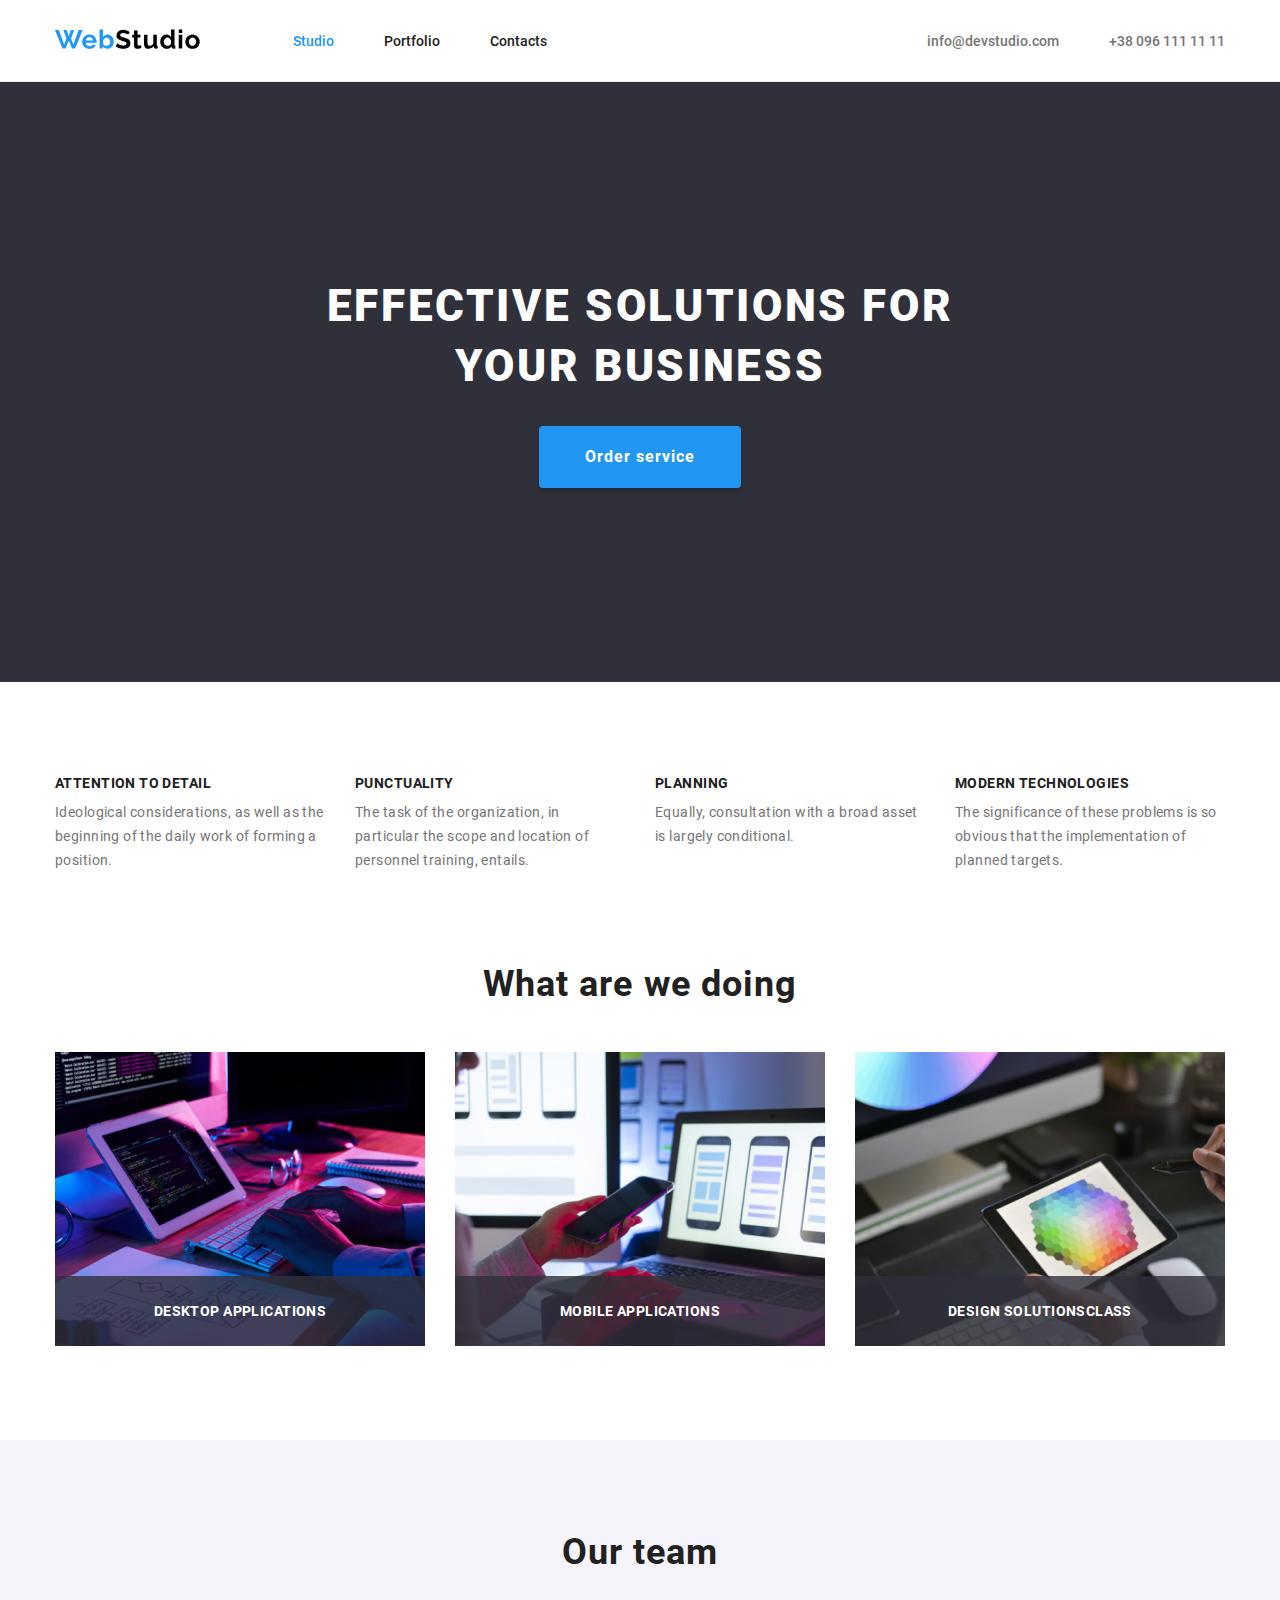
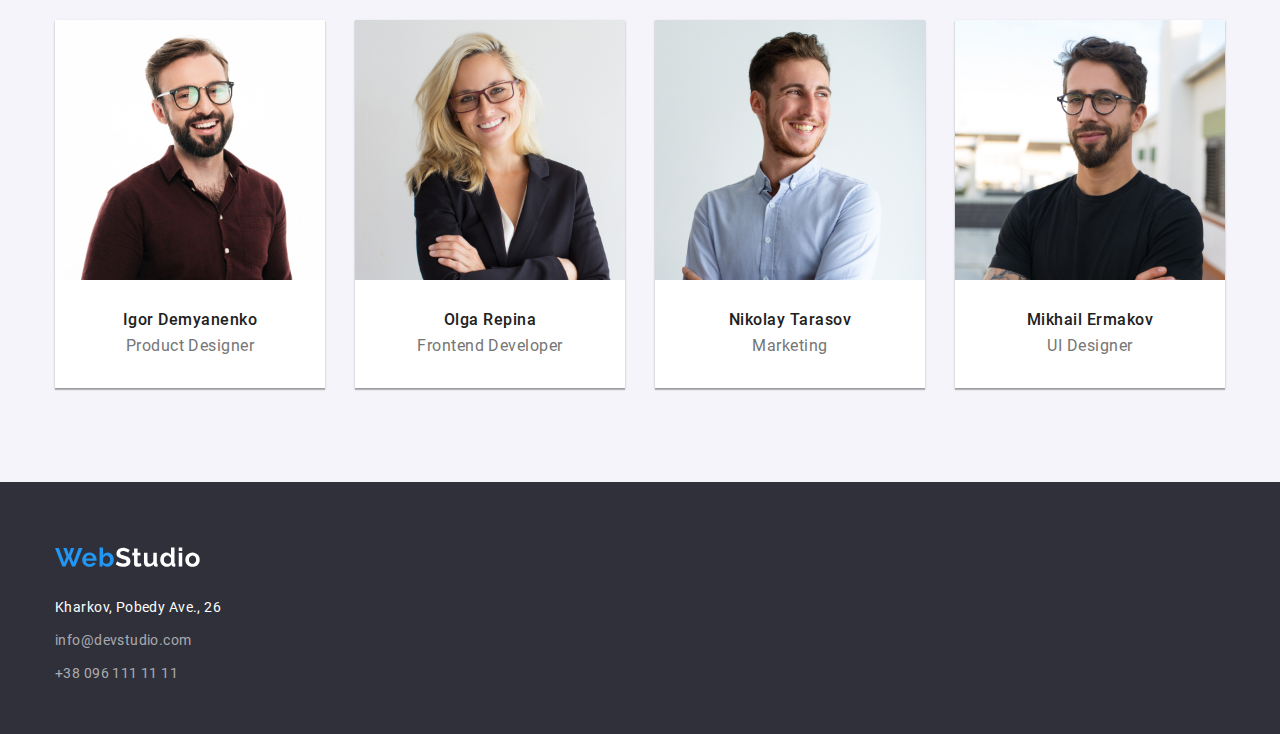
<file: index.html>
<!DOCTYPE html>
<html lang="en">
    <head>
        <meta charset="UTF-8">
        <meta name="viewport" content="width=device-width, initial-scale=1.0">
        <link rel="stylesheet" href="css/style.css">
        <title>Web Studio</title>
    </head>
    <body>
        <header class="header">
            <div class="container header-container">
                <a class="header-logo" href="#">
                    <img src="img/webstudio-logo-dark.svg" alt="Dark logo"
                        width="145"
                        height="31">
                </a>
                <ul class="header-menu">
                    <li class="header-menu-item">
                        <a class="active" href="#">Studio</a>
                    </li>
                    <li class="header-menu-item">
                        <a
                            href="portfolio.html">Portfolio</a>
                    </li>
                    <li class="header-menu-item">
                        <a href="#footer">Contacts</a>
                    </li>
                </ul>
                <ul class="header-menu-right">
                    <li class="header-menu-right-item">
                        <a
                            href="mailto:info@devstudio.com">info@devstudio.com</a>
                    </li>
                    <li class="header-menu-right-item">
                        <a href="tel:+380961111111">+38 096 111 11 11</a>
                    </li>
                </ul>
            </div>
        </header>
        <main>
            <section class="hero">
                <div class="container hero-container">
                    <h1 class="hero-title">
                        Effective solutions for your business
                    </h1>
                    <a class="hero-button" href="#">Order service</a>
                </div>
            </section>
            <section class="about">
                <div class="container">
                    <div class="about-cards">
                        <div class="about-card">
                            <h3 class="about-title">Attention to detail</h3>
                            <p class="about-description">Ideological
                                considerations, as well as the
                                beginning of the daily work of forming a
                                position.
                            </p>
                        </div>
                        <div class="about-card">
                            <h3 class="about-title">Punctuality</h3>
                            <p class="about-description">The task of the
                                organization, in particular the
                                scope and location of personnel training,
                                entails.
                            </p>
                        </div>
                        <div class="about-card">
                            <h3 class="about-title">Planning</h3>
                            <p class="about-description">Equally, consultation
                                with a broad asset is
                                largely conditional.
                            </p>
                        </div>
                        <div class="about-card">
                            <h3 class="about-title">Modern technologies</h3>
                            <p class="about-description">The significance of
                                these problems is so obvious that the
                                implementation of planned targets.
                            </p>
                        </div>
                    </div>
                </div>
            </section>
            <section class="we-doing">
                <div class="container">
                    <h2 class="we-doing-title">What are we doing</h2>
                    <div class="we-doing-cards">
                        <div class="we-doing-card">
                            <img src="img/img-1.jpg" alt="image" width="370"
                                height="294">
                            <h3 class="we-doing-card-title">Desktop
                                applications</h3>
                        </div>
                        <div class="we-doing-card">
                            <img src="img/img-2.jpg" alt="image" width="370"
                                height="294">
                            <h3 class="we-doing-card-title">Mobile
                                applications</h3>
                        </div>
                        <div class="we-doing-card">
                            <img src="img/img-3.jpg" alt="image" width="370"
                                height="294">
                            <h3 class="we-doing-card-title">Design
                                solutionsclass</h3>
                        </div>
                    </div>
                </div>
            </section>
            <section class="our-team">
                <div class="container">
                    <h2 class="our-team-title">Our team</h2>
                    <div class="our-team-cards">
                        <div class="our-team-card">
                            <img src="img/ourteam-1.jpg"
                                alt="team" width="270" height="260">
                            <p class="our-team-name">Igor Demyanenko</p>
                            <p class="our-team-position">Product Designer</p>
                        </div>
                        <div class="our-team-card">
                            <img src="img/ourteam-2.jpg"
                                alt="team" width="270" height="260">
                            <p class="our-team-name">Olga Repina</p>
                            <p class="our-team-position">Frontend Developer</p>
                        </div>
                        <div class="our-team-card">
                            <img src="img/ourteam-3.jpg"
                                alt="team" width="270" height="260">
                            <p class="our-team-name">Nikolay Tarasov</p>
                            <p class="our-team-position">Marketing</p>
                        </div>
                        <div class="our-team-card">
                            <img src="img/ourteam-4.jpg"
                                alt="team" width="270" height="260">
                            <p class="our-team-name">Mikhail Ermakov</p>
                            <p class="our-team-position">UI Designer</p>
                        </div>
                    </div>
                </div>
            </section>
        </main>
        <footer class="footer" id="footer">
            <div class="container">
                <a class="footer-logo" href="#">
                    <img src="img/webstudio-logo-white.svg" alt=" White logo"
                        width="145"
                        height="31">
                </a>
                <nav class="footer-menu">
                    <p class="footer-menu-address">Kharkov, Pobedy Ave., 26</p>
                    <a class="footer-menu-item"
                        href="mailto:info@devstudio.com">info@devstudio.com</a>
                    <a class="footer-menu-item" href="tel:+380961111111">+38 096
                        111 11 11</a>
                </nav>
            </div>
        </footer>
    </body>
</html>
</file>
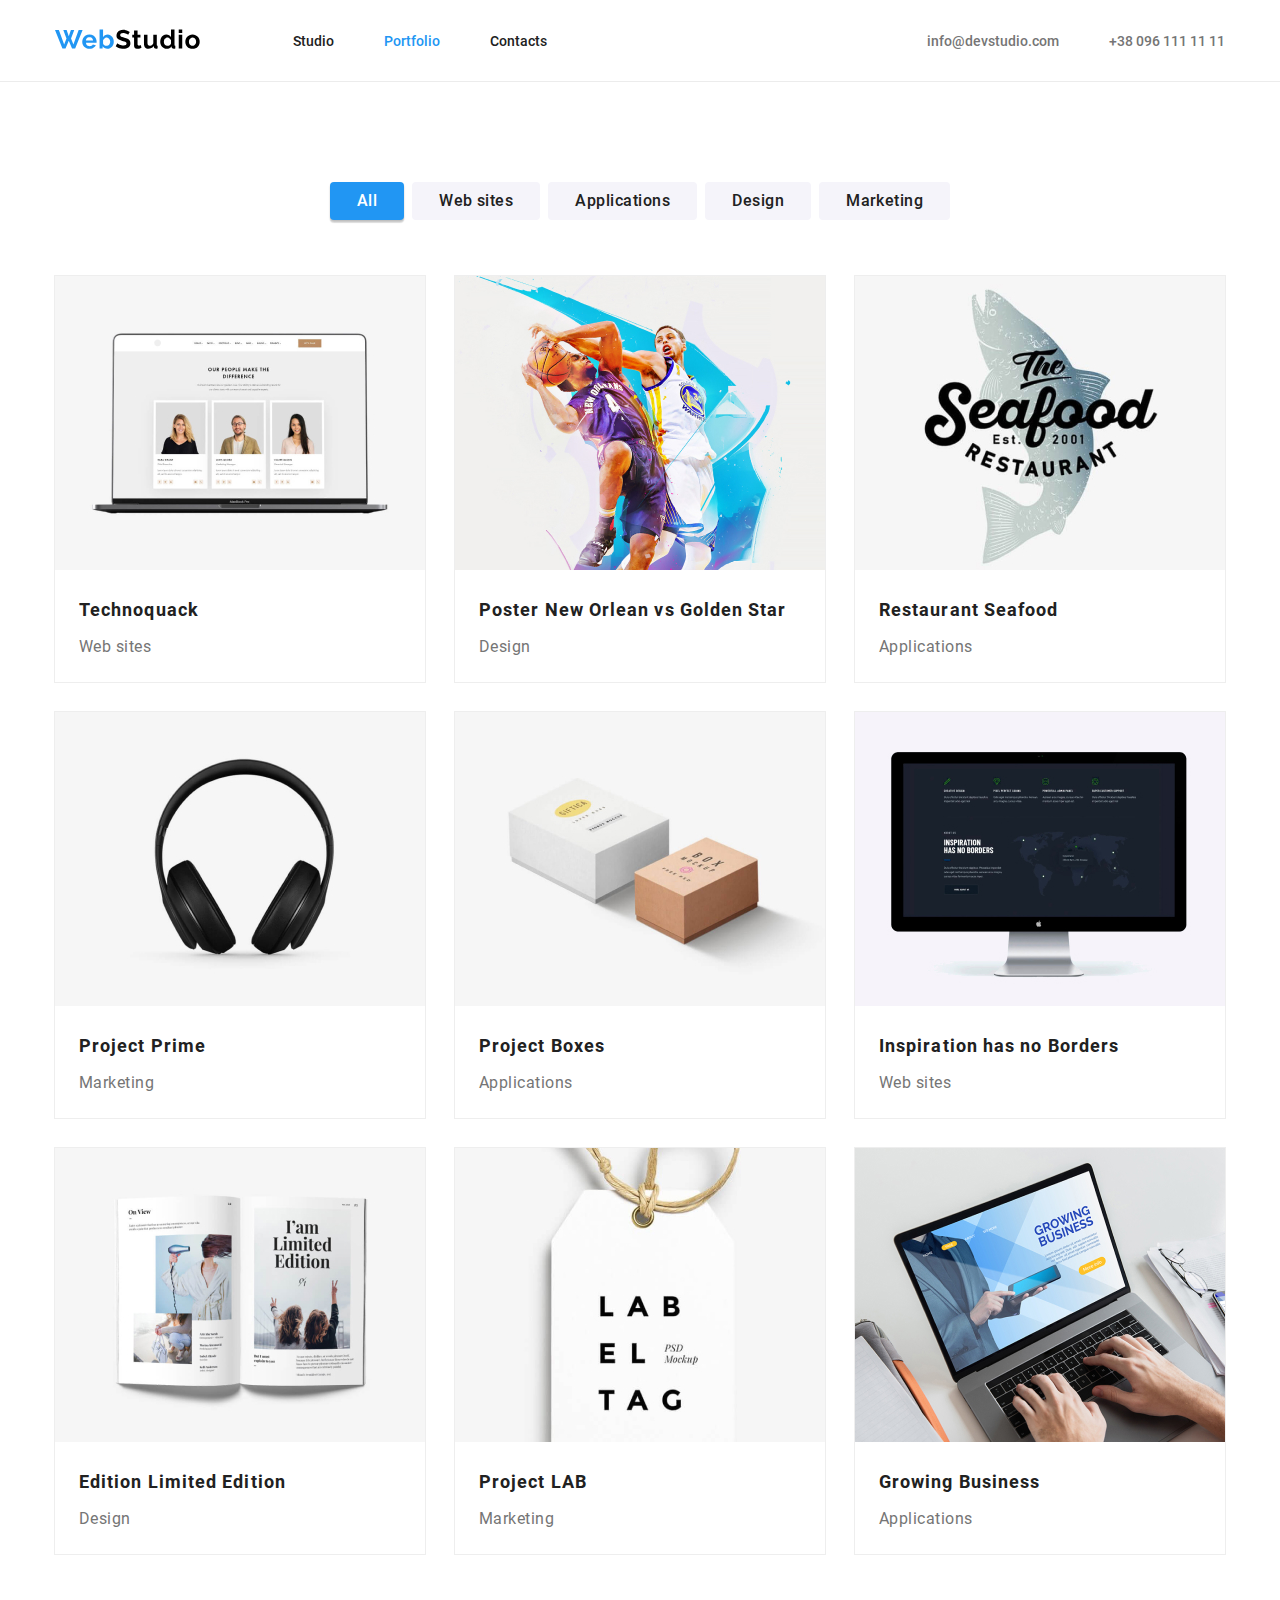
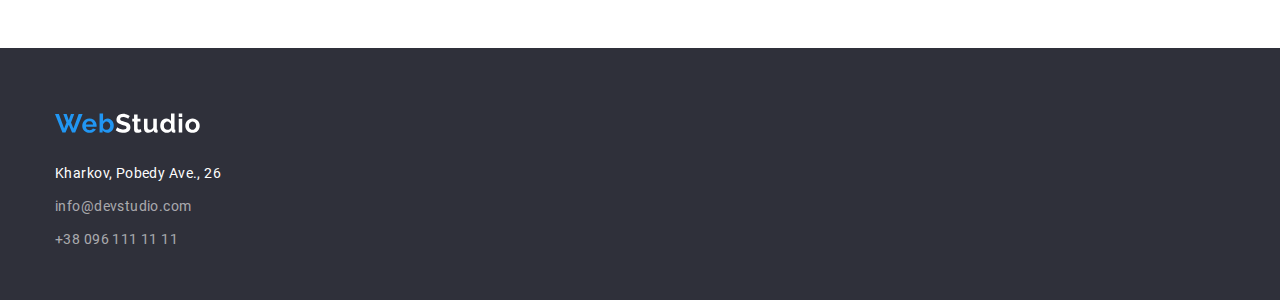
<file: portfolio.html>
<!DOCTYPE html>
<html lang="en">
    <head>
        <meta charset="UTF-8">
        <meta name="viewport" content="width=device-width, initial-scale=1.0">
        <link rel="stylesheet" href="css/style.css">
        <title>Portfolio</title>
    </head>
    <body>
        <header class="header">
            <div class="container header-container">
                <a class="header-logo" href="#">
                    <img src="img/webstudio-logo-dark.svg" alt="Dark logo"
                        width="145"
                        height="31">
                </a>
                <ul class="header-menu">
                    <li class="header-menu-item">
                        <a
                            href="index.html">Studio</a>
                    </li>
                    <li class="header-menu-item">
                        <a class="active" href="#">Portfolio</a>
                    </li>
                    <li class="header-menu-item">
                        <a href="#footer">Contacts</a>
                    </li>
                </ul>
                <ul class="header-menu-right">
                    <li class="header-menu-right-item">
                        <a
                            href="mailto:info@devstudio.com">info@devstudio.com</a>
                    </li>
                    <li class="header-menu-right-item">
                        <a href="tel:+380961111111">+38 096 111 11 11</a>
                    </li>
                </ul>
            </div>
        </header>
        <main>
            <aside class="links">
                <div class="container link-container">
                    <a class="link-button active" href="#">All</a>
                    <a class="link-button" href="#">Web sites</a>
                    <a class="link-button" href="#">Applications</a>
                    <a class="link-button" href="#">Design</a>
                    <a class="link-button" href="#">Marketing</a>
                </div>
            </aside>
            <aside class="page">
                <div class="container">
                    <div class="page-cards">
                        <div class="page-card">
                            <div class="page-card-img">
                                <p class="page-card-hover">
                                    The resource offers comprehensive offers
                                    with
                                    different levels of functionality and
                                    services.
                                    All this will allow the visitor to obtain
                                    useful
                                    information about the company or individual.
                                </p>
                                <img src="img/card-1.jpg"
                                    alt="image"
                                    width="370"
                                    height="294">
                            </div>
                            <p class="page-project">Technoquack</p>
                            <p class="page-service">Web sites</p>
                        </div>
                        <div class="page-card">
                            <div class="page-card-img">
                                <p class="page-card-hover">
                                    The resource offers comprehensive offers
                                    with
                                    different levels of functionality and
                                    services.
                                    All this will allow the visitor to obtain
                                    useful
                                    information about the company or individual.
                                </p>
                                <img src="img/card-2.jpg" alt="image"
                                    width="370"
                                    height="294">
                            </div>
                            <p class="page-project">Poster New Orlean vs Golden
                                Star</p>
                            <p class="page-service">Design</p>
                        </div>
                        <div class="page-card">
                            <div class="page-card-img">
                                <p class="page-card-hover">
                                    The resource offers comprehensive offers
                                    with
                                    different levels of functionality and
                                    services.
                                    All this will allow the visitor to obtain
                                    useful
                                    information about the company or individual.
                                </p>
                                <img src="img/card-3.jpg" alt="image"
                                    width="370"
                                    height="294">
                            </div>
                            <p class="page-project">Restaurant Seafood</p>
                            <p class="page-service">Applications</p>
                        </div>
                        <div class="page-card">
                            <div class="page-card-img">
                                <p class="page-card-hover">
                                    The resource offers comprehensive offers
                                    with
                                    different levels of functionality and
                                    services.
                                    All this will allow the visitor to obtain
                                    useful
                                    information about the company or individual.
                                </p>
                                <img src="img/card-4.jpg" alt="image"
                                    width="370"
                                    height="294">
                            </div>
                            <p class="page-project">Project Prime</p>
                            <p class="page-service">Marketing</p>
                        </div>
                        <div class="page-card">
                            <div class="page-card-img">
                                <p class="page-card-hover">
                                    The resource offers comprehensive offers
                                    with
                                    different levels of functionality and
                                    services.
                                    All this will allow the visitor to obtain
                                    useful
                                    information about the company or individual.
                                </p>
                                <img src="img/card-5.jpg" alt="image"
                                    width="370"
                                    height="294">
                            </div>
                            <p class="page-project">Project Boxes</p>
                            <p class="page-service">Applications</p>
                        </div>
                        <div class="page-card">
                            <div class="page-card-img">
                                <p class="page-card-hover">
                                    The resource offers comprehensive offers
                                    with
                                    different levels of functionality and
                                    services.
                                    All this will allow the visitor to obtain
                                    useful
                                    information about the company or individual.
                                </p>
                                <img src="img/card-6.jpg" alt="image"
                                    width="370"
                                    height="294">
                            </div>
                            <p class="page-project">Inspiration has no
                                Borders</p>
                            <p class="page-service">Web sites</p>
                        </div>
                        <div class="page-card">
                            <div class="page-card-img">
                                <p class="page-card-hover">
                                    The resource offers comprehensive offers
                                    with
                                    different levels of functionality and
                                    services.
                                    All this will allow the visitor to obtain
                                    useful
                                    information about the company or individual.
                                </p>
                                <img src="img/card-7.jpg" alt="image"
                                    width="370"
                                    height="294">
                            </div>
                            <p class="page-project">Edition Limited Edition</p>
                            <p class="page-service">Design</p>
                        </div>
                        <div class="page-card">
                            <div class="page-card-img">
                                <p class="page-card-hover">
                                    The resource offers comprehensive offers
                                    with
                                    different levels of functionality and
                                    services.
                                    All this will allow the visitor to obtain
                                    useful
                                    information about the company or individual.
                                </p>
                                <img src="img/card-8.jpg" alt="image"
                                    width="370"
                                    height="294">
                            </div>
                            <p class="page-project">Project LAB</p>
                            <p class="page-service">Marketing</p>
                        </div>
                        <div class="page-card">
                            <div class="page-card-img">
                                <p class="page-card-hover">
                                    The resource offers comprehensive offers
                                    with
                                    different levels of functionality and
                                    services.
                                    All this will allow the visitor to obtain
                                    useful
                                    information about the company or individual.
                                </p>
                                <img src="img/card-9.jpg" alt="image"
                                    width="370"
                                    height="294">
                            </div>
                            <p class="page-project">Growing Business</p>
                            <p class="page-service">Applications</p>
                        </div>
                    </div>
                </div>
            </aside>
        </main>
        <footer class="footer" id="footer">
            <div class="container">
                <a class="footer-logo" href="#">
                    <img src="img/webstudio-logo-white.svg" alt=" White logo"
                        width="145"
                        height="31">
                </a>
                <nav class="footer-menu">
                    <p class="footer-menu-address">Kharkov, Pobedy Ave., 26</p>
                    <a class="footer-menu-item"
                        href="mailto:info@devstudio.com">info@devstudio.com</a>
                    <a class="footer-menu-item" href="tel:+380961111111">+38 096
                        111 11 11</a>
                </nav>
            </div>
        </footer>
    </body>
</html>
</file>
<file: css/style.css>
@import url(reset.css);

@font-face {
    font-family: 'Roboto';
    src: url(../fonts/Roboto-Regular.woff2) format('woff2');
    font-weight: 400;
    font-style: normal;
    font-display: swap;
}
@font-face {
    font-family: 'Roboto';
    src: url(../fonts/Roboto-Medium.woff2) format('woff2');
    font-weight: 500;
    font-style: normal;
    font-display: swap;
}
@font-face {
    font-family: 'Roboto';
    src: url(../fonts/Roboto-Bold.woff2) format('woff2');
    font-weight: 700;
    font-style: normal;
    font-display: swap;
}
@font-face {
    font-family: 'Roboto';
    src: url(../fonts/Roboto-Black.woff2) format('woff2');
    font-weight: 900;
    font-style: normal;
    font-display: swap;
}
body{
    font-family: "Roboto", sans-serif;
    font-size: 14px;
    font-weight: 400;
    color: #212121;
}

.container{
    max-width: 1200px;
    margin: 0 auto;
    padding: 0 15px;
}

/*header*/

.header {
    padding: 24px 0;
    font-weight: 500;
    border-bottom: 1px solid #ECECEC;
}
.header-container{
    display: flex;
    align-items: center;
    justify-content: space-between;
}
.header-logo {
    margin-right: 93px;
}
.header-menu {
    display: flex;
    gap: 50px;
}
.header-menu-item a{
    color: inherit;
    text-decoration: none;
}
.header-menu-item:hover a{
    color: #2196F3;
}
.header-menu-item a.active{
    color: #2196F3;
}
.header-menu-right {
    display: flex;
    gap: 50px;
    margin-left: auto;
}
.header-menu-right-item a{
    color: #757575;
    text-decoration: none;
}
.header-menu-right-item:hover a{
    color: #2196F3;
}

/*hero*/

.hero {
    height: 600px;
    background-color: #2F303A;
    display: flex;
    align-items: center;
    text-align: center;
}
.hero-title {
    max-width: 700px;
    margin: 0 auto;
    text-align: center;
    font-size: 44px;
    font-weight: 900;
    letter-spacing: 2.64px;
    line-height: 60px;
    color: #FFF;
    text-transform: uppercase;
    margin-bottom: 30px;
}
.hero-button {
    color: #FFF;
    background-color: #2196F3;
    text-decoration: none;
    cursor: pointer;
    font-size: 16px;
    font-weight: 700;
    line-height: 30px;
    letter-spacing: 0.96px;
    padding: 16px 46px;
    border-radius:4px;
    box-shadow: 0px 4px 4px 0px rgba(0, 0, 0, 0.15);
    display: inline-block;
}
.hero-button:hover{
    background-color: #0788f1;
}

/*about*/

.about {
    padding: 94px 0 0;
}
.about-cards {
    display: flex;
    gap: 30px;
}
.about-card {
    flex: 1 1 25%;
}
.about-title {
    margin: 0 0 10px;
    font-weight: 700;
    letter-spacing: 0.42px;
    text-transform: uppercase;
}
.about-description {
    color: #757575;
    line-height: 24px;
    letter-spacing: 0.42px;
}

/*what are we doing*/

.we-doing {
    padding: 94px 0;
}
.we-doing-title {
    text-align: center;
    font-size: 36px;
    font-weight: 700;
    letter-spacing: 1.08px;
    margin:0 0 50px;
}
.we-doing-cards {
    display: flex;
    gap:30px
    
}
.we-doing-card {
    flex: 1 1 28%;
    height: 294px;
    position: relative;
}
.we-doing-card img{
    width: 100%;
    height: 100%;
    object-fit: cover;
}
.we-doing-card-title{
    font-weight: 700;
    color: #FFF;
    background: rgba(47, 48, 58, 0.80);
    text-transform: uppercase;
    height: 70px;
    overflow: hidden;
    padding: 10px;
    display: flex;
    align-items: center;
    justify-content: center;
    position: absolute;
    bottom: 0;
    right: 0;
    left: 0;
    letter-spacing: 0.42px;
}

/*our team*/

.our-team {
    padding: 94px 0;
    background-color: #F5F4FA;
}
.our-team-title {
    text-align: center;
    font-size: 36px;
    margin: 0 0 50px;
    font-weight: 700;
    letter-spacing: 1.08px;
}
.our-team-cards {
    display: flex;
    gap: 30px;
}
.our-team-card {
    box-shadow: 0px 1px 3px 0px rgba(0, 0, 0, 0.12), 0px 1px 1px 0px rgba(0, 0, 0, 0.14), 0px 2px 1px 0px rgba(0, 0, 0, 0.20);
    text-align: center;
    flex: 1 1 25%;
    height: 368px;
    background-color: #FFF;
}
.our-team-card img{
    margin: 0 0 30px;
    height: 260px;
    width: 100%;
    object-fit: cover;
}

.our-team-name{
    text-align: center;
    font-size: 16px;
    font-weight: 500;
    letter-spacing: 0.48px;
    margin: 0 0 10px;
}

.our-team-position {
    color: #757575;
    text-align: center;
    font-size: 16px;
    letter-spacing: 0.48px;
    margin: 0 0 30px;
}

/*footer*/

.footer {
    padding: 60px 0;
    height: 252px;
    background-color: #2F303A;
}
.footer-logo {
    display: inline-block;
    margin: 0 0 20px;
}
.footer-menu {
    display: flex;
    flex-flow: column;
    gap: 9px;
    line-height: 24px;
    letter-spacing: 0.42px;
}
.footer-menu-address {
    color: #FFF;
}
.footer-menu-item {
    color: rgba(255, 255, 255, 0.60);
    text-decoration: none;
    align-self: flex-start;
}
.footer-menu-item:hover{
    color: #2196F3;
}

/*portfolio links*/

.link-container {
    padding: 100px 0 56px ;
    text-align: center;
    display: flex;
    justify-content: center;
    gap:8px;
}
.link-button {
    color: #212121;
    background-color: #F5F4FA;
    text-decoration: none;
    font-size: 16px;
    font-weight: 500;
    color: #212121;
    line-height: 26px;
    letter-spacing: 0.48px;
    padding: 6px 27px;
    border-radius: 4px;
}
.link-button:hover, .link-button.active{
    color: #FFF;
    background-color: #2196F3;
    box-shadow: 0px 3px 1px 0px rgba(0, 0, 0, 0.10), 0px 1px 2px 0px rgba(0, 0, 0, 0.08), 0px 2px 2px 0px rgba(0, 0, 0, 0.12);
}

/*portfolio page*/

.page {
    margin-bottom: 94px;
}
.page-cards {
    display: flex;
    flex-wrap: wrap;
    gap: 30px;
}
.page-card {
    outline: 1px solid #EEE;
    flex: 1 1 30%;
}
.page-card-img{
    position: relative;
}
.page-card img{
    height: 294px;
    width: 100%;
    object-fit: cover;
}

.page-card-hover{
    background-color: #8c8ea0;
    color: #FFF;
    font-size: 18px;
    line-height: 28px;
    letter-spacing: 0.54px;
    background: rgba(33, 150, 243, 0.90);
    opacity: 90%;
    padding: 24px;
    position: absolute;
    inset: 0;
    display: none;
    justify-content: center;
    align-items: center;
}
.page-card:hover .page-card-hover{
    display: flex;
}
.page-project {
    padding: 20px 24px 0;
    color: #212121;
    font-size: 18px;
    font-weight: 700;
    line-height: 36px;
    letter-spacing: 1.08px;
    margin: 0 0 4px;
}
.page-service {
    padding: 0 24px;
    color: #757575;
    font-size: 16px;
    line-height: 30px;
    letter-spacing: 0.48px;
    margin: 0 0 20px;
}
</file>
